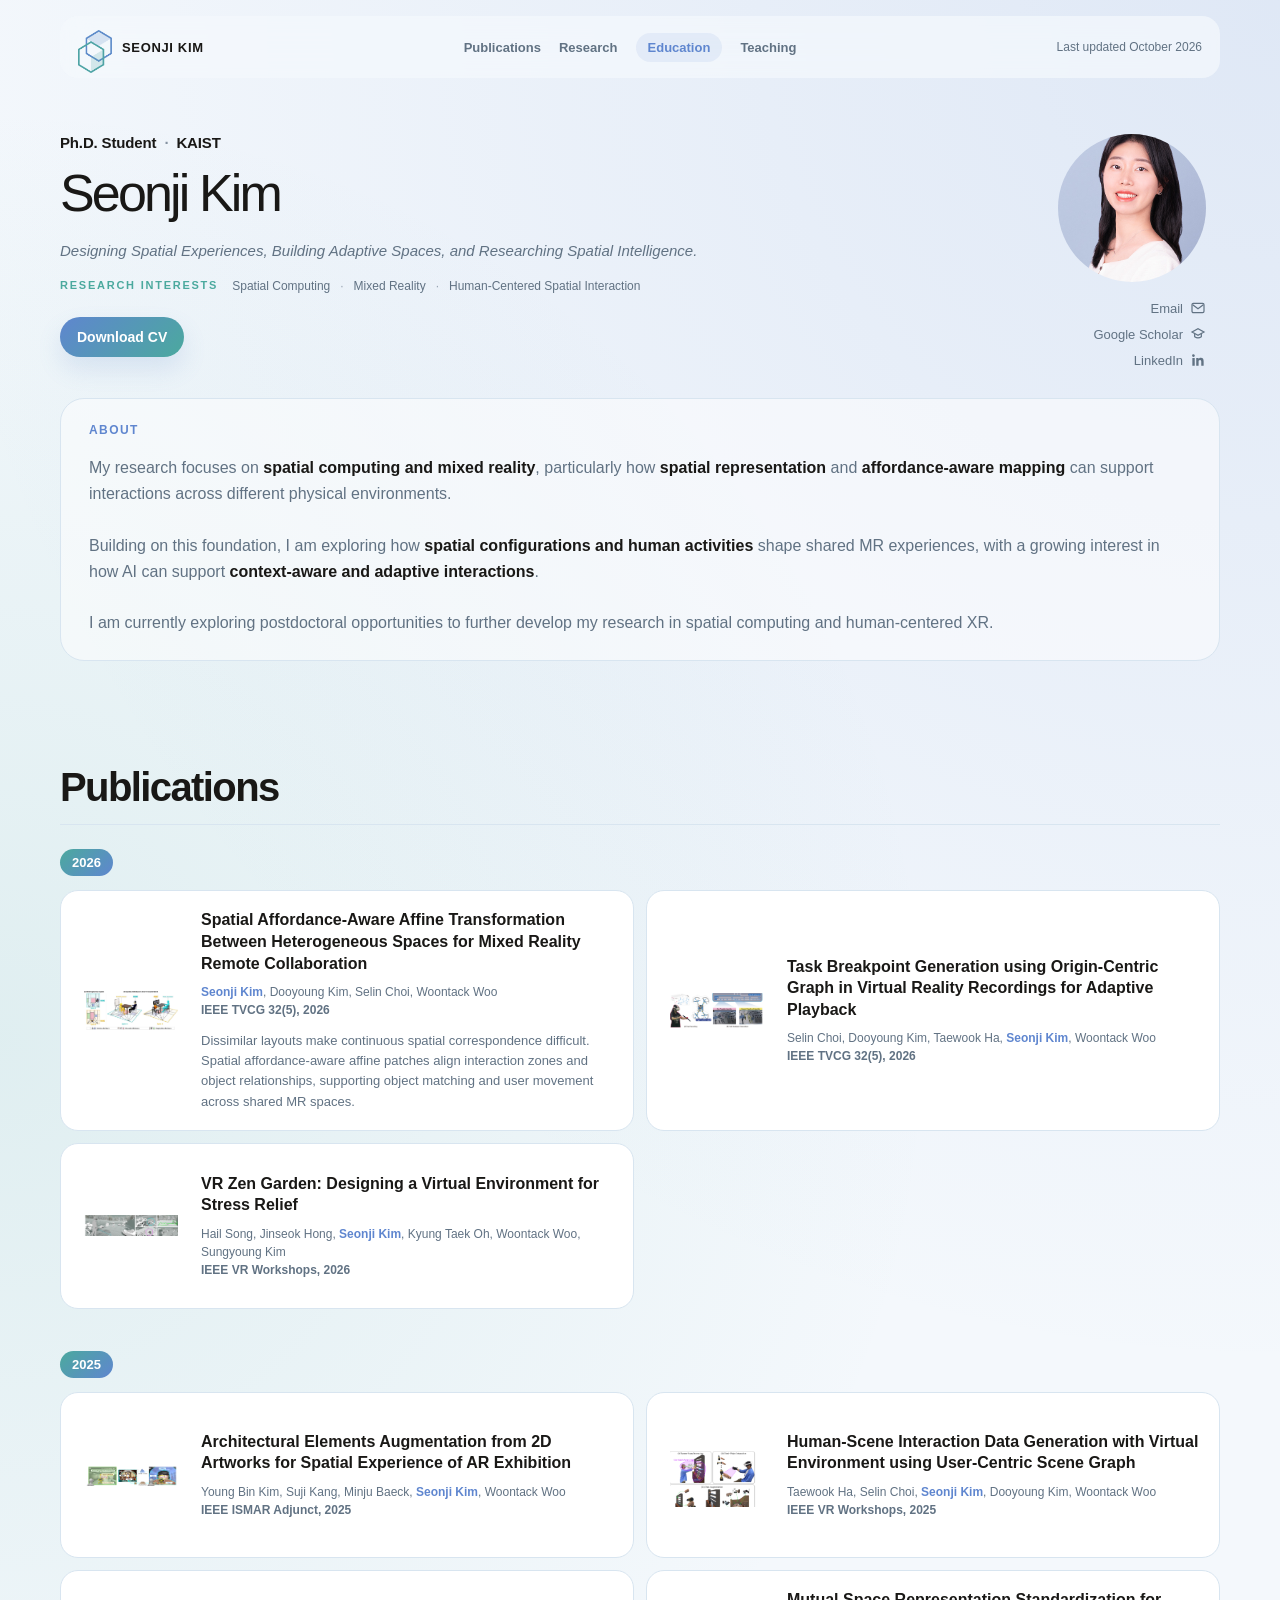
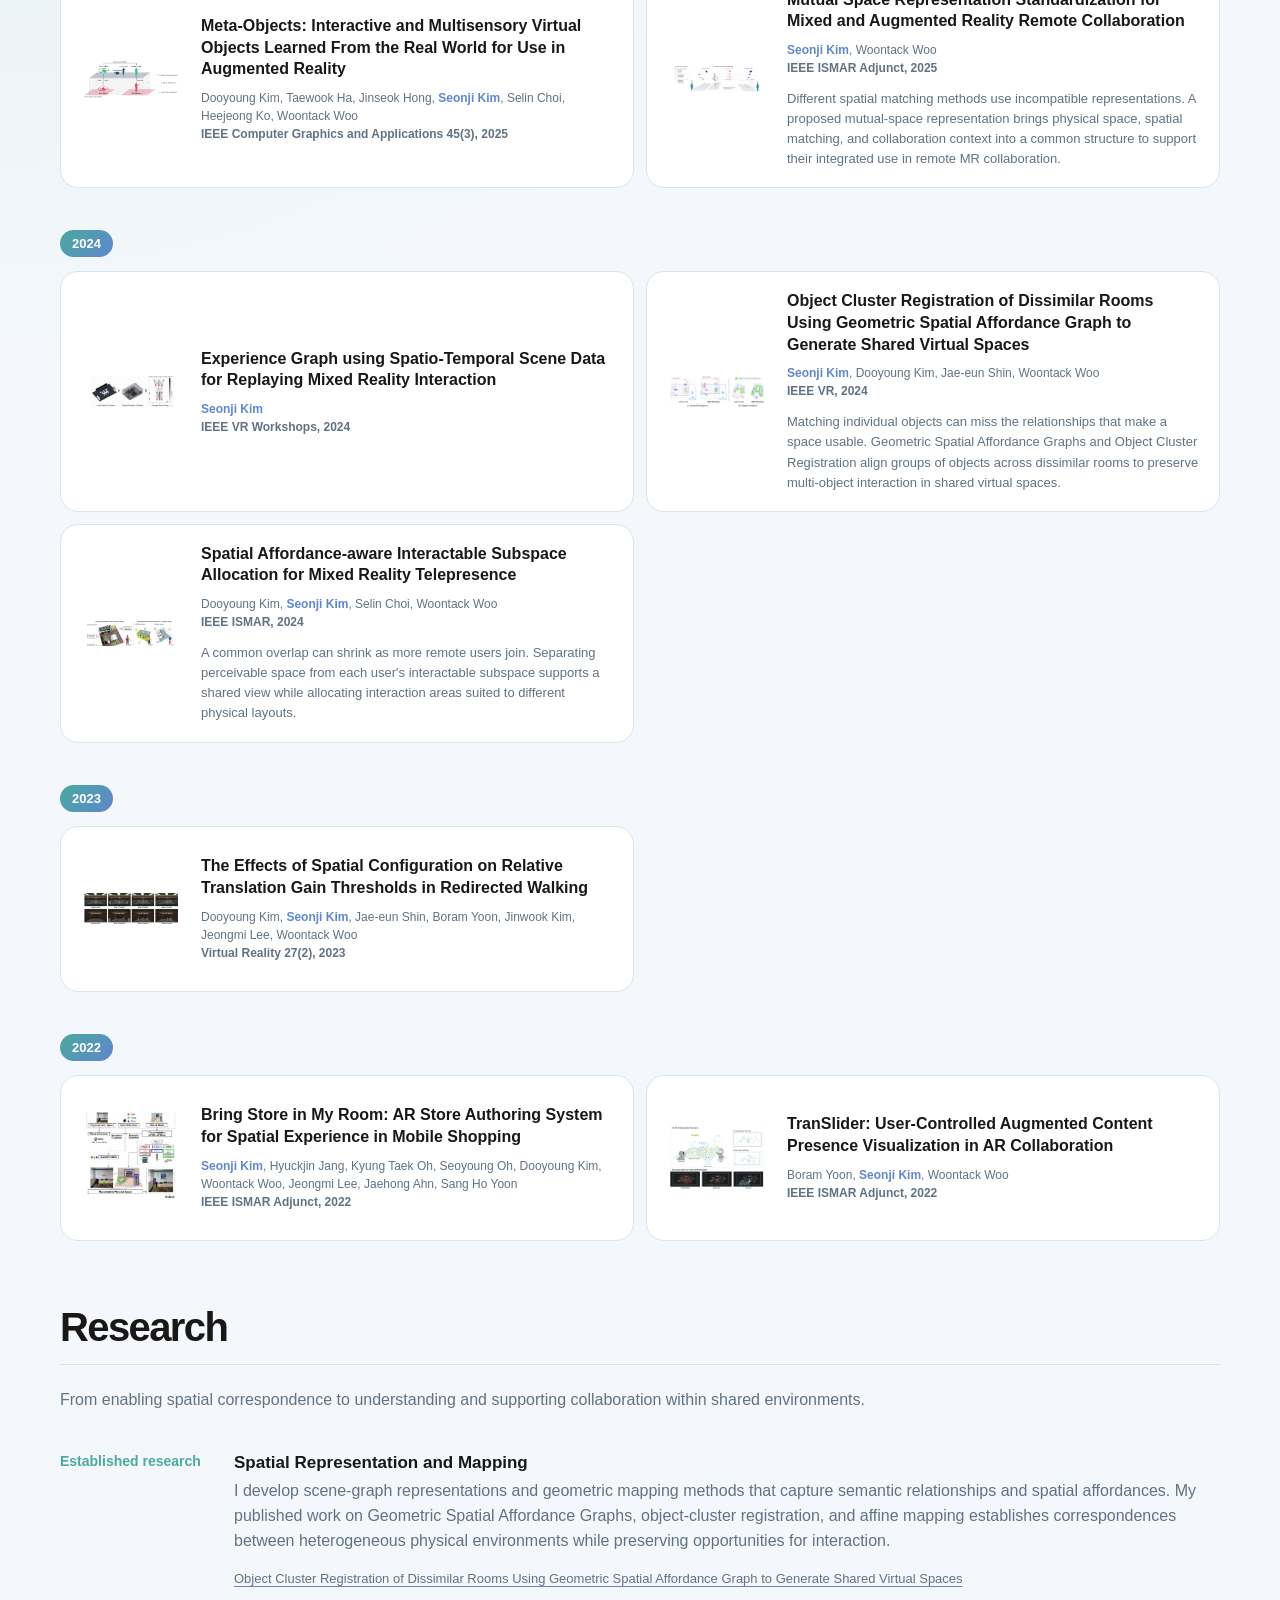
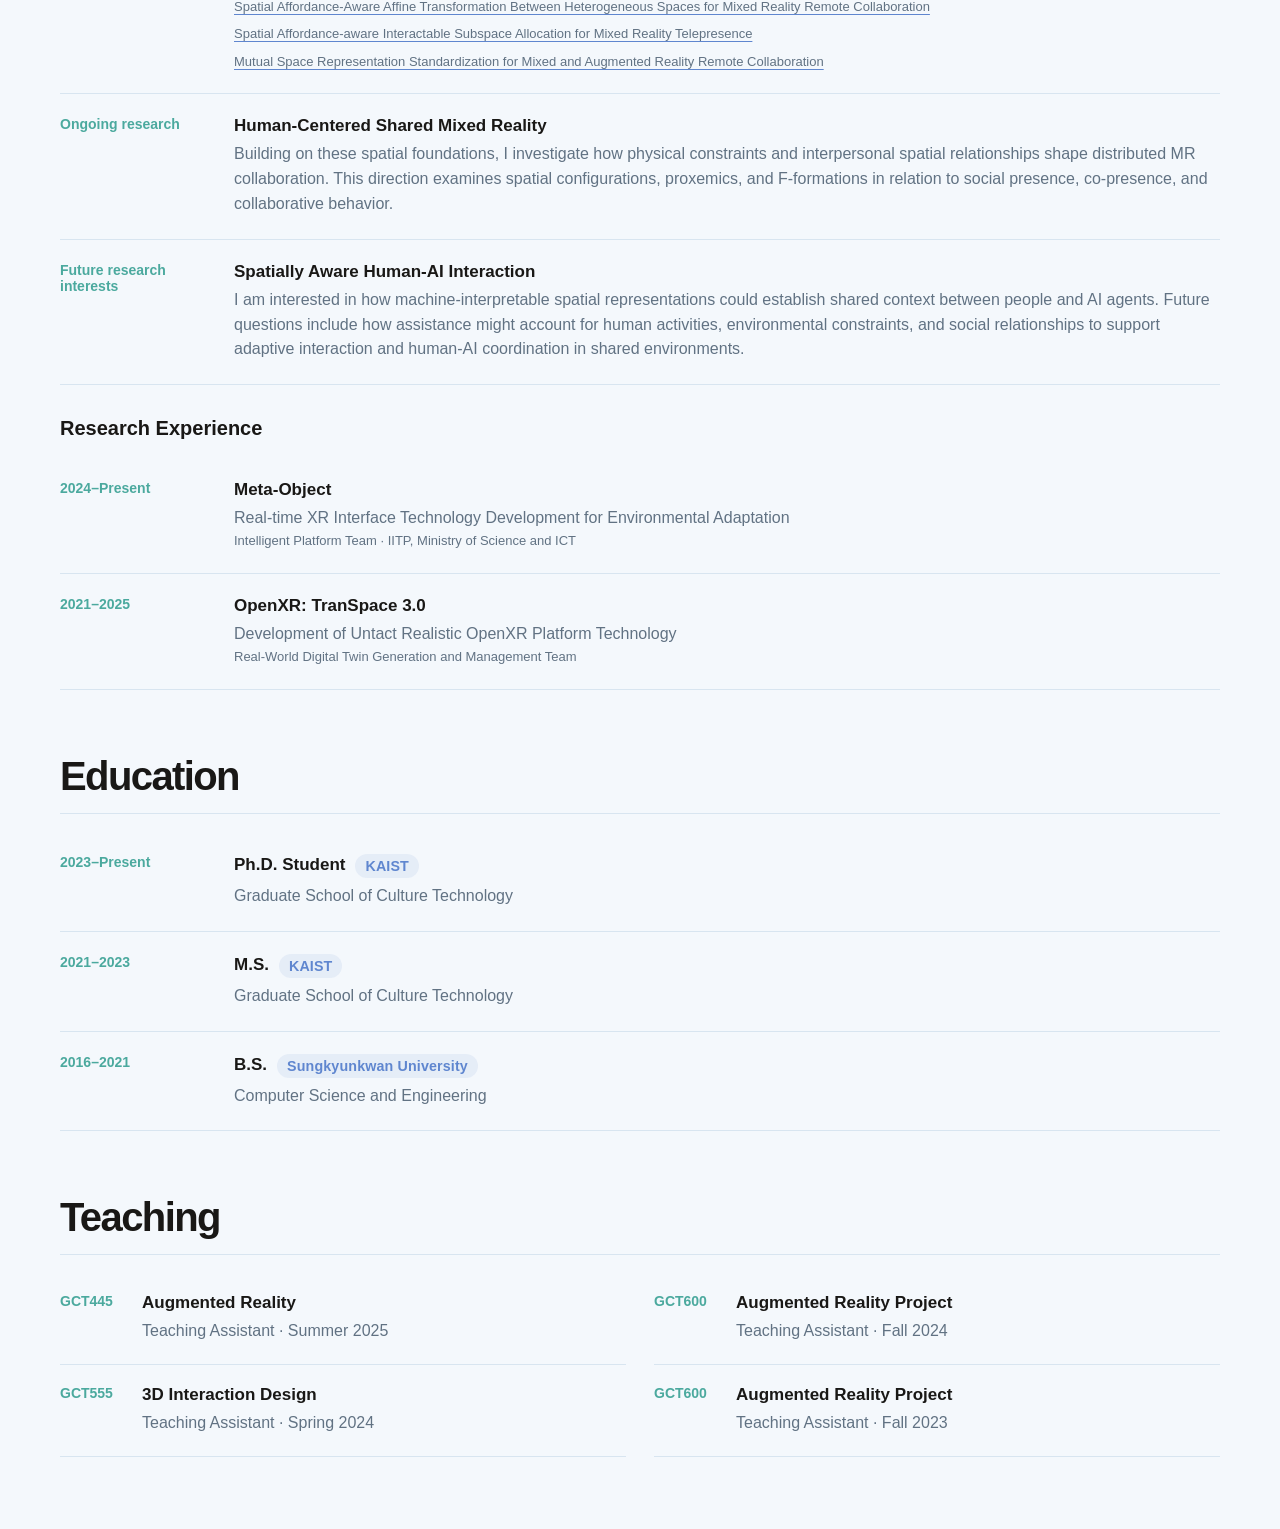
<file: index.html>
<!doctype html>
<html lang="en">
<head>
  <meta charset="utf-8">
  <meta name="viewport" content="width=device-width, initial-scale=1">
  <meta name="description" content="Seonji Kim, Ph.D. student at KAIST. Research on spatial representation, affordance-aware mapping, and human-centered shared mixed reality.">
  <link rel="canonical" href="https://seonjikim.com/">
  <title>Seonji Kim · Academic CV</title>
  <link rel="icon" type="image/png" sizes="256x256" href="assets/favicon-20260722.png?v=20261009a">
  <link rel="apple-touch-icon" href="assets/favicon-20260722.png?v=20261009a">
  <link rel="stylesheet" href="assets/css/style.css?v=20261009a">
</head>
<body class="home-page">
  <main class="site-shell" aria-label="Seonji Kim academic CV">
    <header class="topbar">
      <a class="brand home-link" href="#home" aria-label="Back to top">
        <span class="monogram"><img class="monogram-mark" src="assets/profile-mark-logo-20260722.png?v=20261009a" alt="" aria-hidden="true"></span>
        <span>SEONJI KIM</span>
      </a>
      <nav class="tabs" aria-label="CV sections">
        <a class="tab" href="#publications" data-section-link="publications">Publications</a>
        <a class="tab" href="#research" data-section-link="research">Research</a>
        <a class="tab" href="#education" data-section-link="education">Education</a>
        <a class="tab" href="#teaching" data-section-link="teaching">Teaching</a>
      </nav>
      <div class="site-stamp" id="site-stamp">Last updated October 2026</div>
    </header>

    <section class="panel hero-panel" id="home" aria-label="Seonji Kim profile">
      <div class="hero">
        <div class="hero-copy">
          <div class="meta" id="hero-meta"><span>Loading profile…</span></div>
          <h1 id="hero-name">Seonji Kim</h1>
          <p class="statement" id="hero-statement"><em>Designing Spatial Experiences, Building Adaptive Spaces, and Researching Spatial Intelligence.</em></p>
          <div class="hero-interests">
            <span class="label">Research interests</span>
            <div id="interest-list"></div>
          </div>
          <a class="primary-action" href="assets/cv/Seonji_Kim_CV.pdf?v=20261020e" download>Download CV</a>
        </div>
        <div class="hero-aside">
          <div class="profile-photo"><img src="assets/profile.jpg?v=20261009a" alt="Seonji Kim"></div>
          <div class="social-links" id="social-links"></div>
        </div>
      </div>
      <div class="home-summary">
        <span class="section-kicker">ABOUT</span>
        <p class="about-copy" id="about-copy"></p>
      </div>
    </section>

    <section class="panel content-section" id="publications" aria-label="Publications">
      <div class="heading"><h2>Publications</h2></div>
      <div id="publication-list" class="publication-list" aria-live="polite"><p class="loading">Loading publications…</p></div>
    </section>

    <section class="panel content-section" id="research" aria-label="Research overview and experience">
      <div class="heading"><h2>Research</h2></div>
      <p class="research-vision" id="research-vision"></p>
      <ol class="timeline research-themes" id="research-themes" aria-label="Research themes"></ol>
      <h3 class="research-experience-heading">Research Experience</h3>
      <ul class="timeline" id="research-timeline"></ul>
    </section>

    <section class="panel content-section" id="education" aria-label="Education">
      <div class="heading"><h2>Education</h2></div>
      <ol class="timeline" id="education-timeline"></ol>
    </section>

    <section class="panel content-section" id="teaching" aria-label="Teaching">
      <div class="heading"><h2>Teaching</h2></div>
      <div class="teaching-grid" id="teaching-grid"></div>
    </section>
  </main>
  <script src="assets/js/app.js?v=20261020g" defer></script>
</body>
</html>
</file>
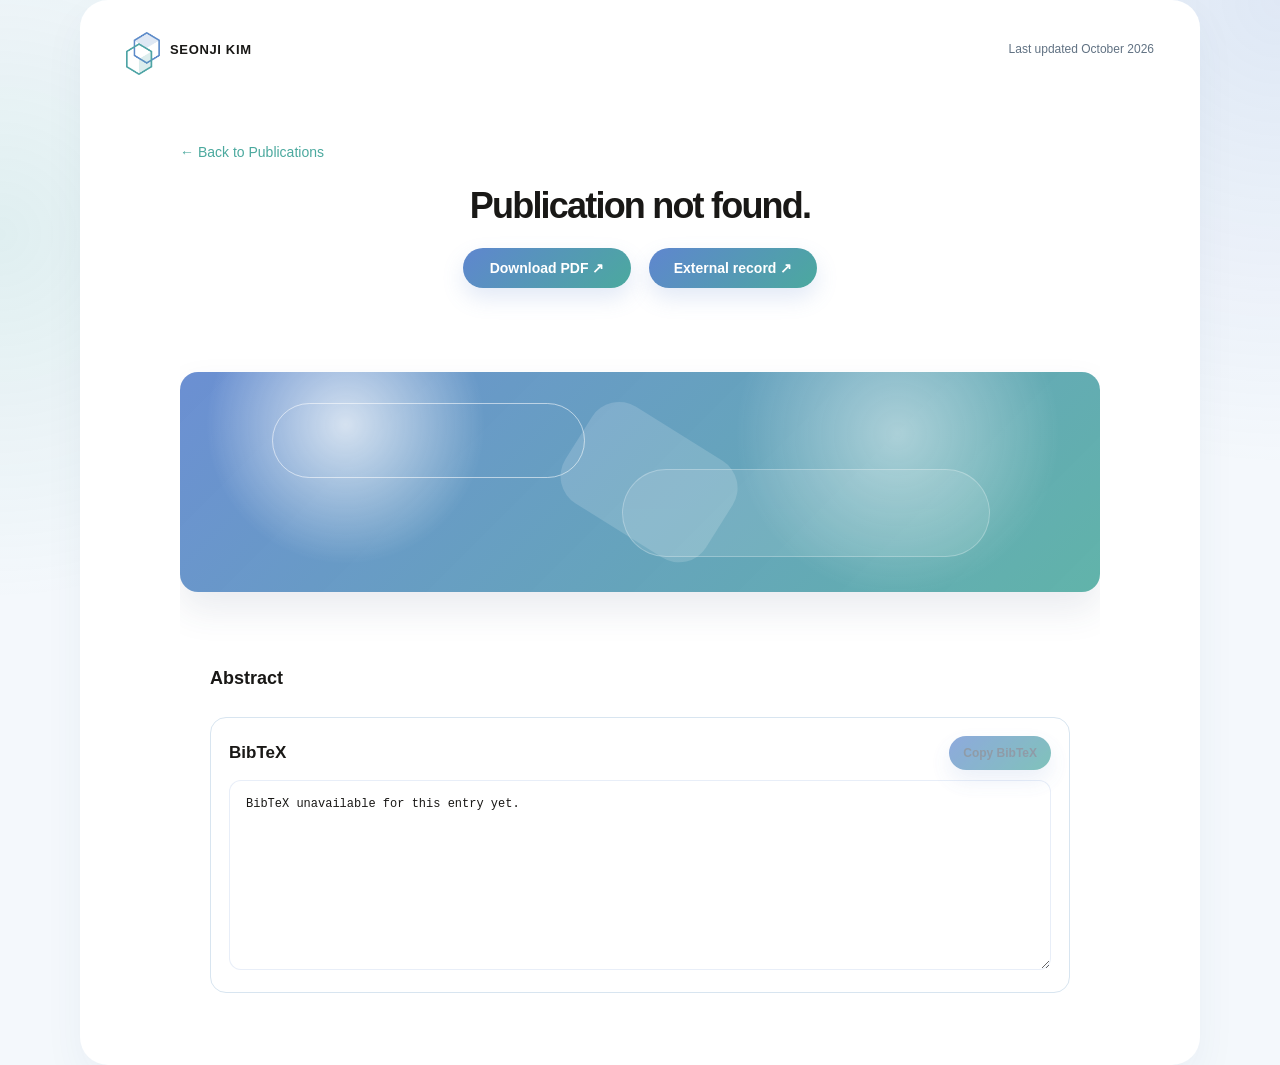
<file: paper.html>
<!doctype html>
<html lang="en">
<head>
  <meta charset="utf-8">
  <meta name="viewport" content="width=device-width, initial-scale=1">
  <meta name="description" content="Publication details for Seonji Kim.">
  <title>Seonji Kim · Publication</title>
  <link rel="icon" type="image/png" sizes="256x256" href="assets/favicon-20260722.png?v=20261009a">
  <link rel="apple-touch-icon" href="assets/favicon-20260722.png?v=20261009a">
  <link rel="stylesheet" href="assets/css/style.css?v=20261009a">
</head>
<body class="paper-page">
  <main class="site-shell paper-page-shell" aria-label="Publication detail">
    <header class="topbar paper-topbar">
      <a class="brand home-link" href="index.html#publications" aria-label="Back to publications">
        <span class="monogram"><img class="monogram-mark" src="assets/profile-mark-logo-20260722.png?v=20261009a" alt="" aria-hidden="true"></span>
        <span>SEONJI KIM</span>
      </a>
      <div class="site-stamp" id="site-stamp">Last updated October 2026</div>
    </header>

    <section class="panel content-section paper-page-section" aria-label="Publication detail">
      <a class="paper-back" href="index.html#publications">← Back to Publications</a>
      <p id="paper-kicker" class="paper-kicker"></p>
      <h1 id="paper-title" class="paper-title"></h1>
      <p id="paper-authors" class="paper-authors"></p>
      <div class="paper-actions">
        <a id="paper-pdf" href="#" target="_blank" rel="noreferrer">Download PDF ↗</a>
        <a id="paper-record" href="#" target="_blank" rel="noreferrer">External record ↗</a>
      </div>
      <div class="paper-figure-stack">
        <div id="paper-figure" class="main-figure"></div>
        <p id="figure-caption" class="figure-caption"></p>
      </div>
      <section class="paper-copy-block" aria-label="Abstract">
        <h2>Abstract</h2>
        <p id="paper-abstract" class="paper-abstract"></p>
      </section>
      <section class="bibtex-card" aria-label="BibTeX citation">
        <div class="bibtex-header">
          <h3>BibTeX</h3>
          <button id="paper-bibtex-copy" class="copy-button" type="button" data-copy-bibtex disabled>Copy BibTeX</button>
        </div>
        <textarea id="paper-bibtex-text" class="paper-bibtex" readonly spellcheck="false">BibTeX will appear here.</textarea>
      </section>
    </section>
  </main>
  <script src="assets/js/paper.js?v=20261009a" defer></script>
</body>
</html>
</file>
<file: assets/css/style.css>
:root {
  --bg: #f4f8fc;
  --fg: #191816;
  --muted: #617283;
  --line: #d8e5f0;
  --soft: #ebf4fb;
  --accent: #5f86cf;
  --accent-soft: #4ba99e;
  color-scheme: light;
  font-family: Inter, ui-sans-serif, -apple-system, BlinkMacSystemFont, "Segoe UI", sans-serif;
}

* { box-sizing: border-box; }

html {
  min-height: 100%;
  background: var(--bg);
  scroll-behavior: smooth;
  scroll-padding-top: 92px;
}

body {
  min-height: 100%;
  margin: 0;
  color: var(--fg);
  background:
    radial-gradient(circle at top right, rgba(95,134,207,.14), transparent 28%),
    radial-gradient(circle at 0% 22%, rgba(75,169,158,.12), transparent 24%),
    var(--bg);
}

body.home-page,
body.paper-page {
  color-scheme: light;
}

a { color: inherit; }

.site-shell {
  width: min(1160px, calc(100% - 36px));
  margin: 0 auto;
  padding: 16px 0 72px;
}

.paper-page-shell {
  padding: 18px 28px 72px;
  border-radius: 28px;
  background: #fff;
  box-shadow: 0 18px 42px rgba(47,73,109,.05);
}

body.paper-page .site-shell {
  width: min(1120px, calc(100% - 36px));
}

.topbar {
  position: sticky;
  top: 12px;
  z-index: 30;
  display: grid;
  grid-template-columns: auto minmax(0, 1fr) auto;
  align-items: center;
  gap: 20px;
  padding: 14px 18px;
  border-radius: 18px;
  background: rgba(244,248,252,.72);
  backdrop-filter: blur(14px);
  box-shadow: none;
}

.paper-topbar {
  background: #fff;
}

.paper-topbar .site-stamp {
  grid-column: 3;
  justify-self: end;
}

.brand {
  display: inline-flex;
  align-items: center;
  gap: 10px;
  min-width: max-content;
  color: inherit;
  font-size: 13px;
  font-weight: 700;
  letter-spacing: .05em;
  text-decoration: none;
}

.monogram {
  display: grid;
  place-items: center;
  width: 34px;
  height: 34px;
  overflow: visible;
  border-radius: 0;
  background: transparent;
}

.monogram-mark {
  display: block;
  width: 100%;
  height: 100%;
  object-fit: contain;
  filter: none;
}

.tabs {
  display: flex;
  align-items: center;
  justify-content: center;
  gap: 18px;
  overflow-x: auto;
  scrollbar-width: none;
}

.tabs::-webkit-scrollbar { display: none; }

.tab {
  position: relative;
  flex: none;
  padding: 7px 0;
  color: var(--muted);
  font-size: 13px;
  font-weight: 560;
  text-decoration: none;
  white-space: nowrap;
}

.tab:hover,
.tab[aria-current="true"] {
  color: var(--fg);
}

.tab[aria-current="true"]::after {
  content: none;
}

.tab[aria-current="true"] {
  padding: 7px 12px;
  border-radius: 999px;
  color: var(--accent);
  background: rgba(95,134,207,.1);
}

.site-stamp {
  color: var(--muted);
  font-size: 12px;
  white-space: nowrap;
}

.panel {
  scroll-margin-top: 96px;
}

.hero-panel {
  padding: 56px 0 40px;
}

.hero {
  display: grid;
  grid-template-columns: minmax(0, 720px) 190px;
  justify-content: space-between;
  gap: clamp(40px, 6vw, 96px);
  align-items: start;
}

.meta {
  display: flex;
  flex-wrap: wrap;
  gap: 8px;
  margin-bottom: 16px;
  color: var(--fg);
  font-size: 15px;
  font-weight: 620;
  letter-spacing: -.01em;
}

.meta-item {
  color: var(--fg);
}

.meta-divider {
  color: color-mix(in srgb, var(--muted) 75%, transparent);
}

h1 {
  max-width: 620px;
  margin: 0;
  font-size: clamp(33px, 5.2vw, 52px);
  line-height: 1.02;
  letter-spacing: -.055em;
  font-weight: 540;
}

.statement {
  max-width: 780px;
  margin: 20px 0 0;
  color: var(--muted);
  font-size: clamp(13px, 1.2vw, 15px);
  line-height: 1.5;
}

.statement strong,
.about-copy strong {
  color: var(--fg);
  font-weight: 700;
}

.statement em {
  font-style: italic;
}

.hero-introduction {
  max-width: 70ch;
  margin: 14px 0 0;
  color: var(--muted);
  font-size: 14px;
  line-height: 1.65;
}

.research-vision {
  margin: 22px 0 0;
  color: var(--muted);
  line-height: 1.65;
}

.research-experience-heading {
  margin: 32px 0 0;
  font-size: 20px;
  font-weight: 650;
}

.research-paper-links {
  display: grid;
  gap: 8px;
  margin-top: 16px;
  font-size: 13px;
  line-height: 1.5;
}

.research-paper-links a {
  color: var(--muted);
  text-decoration-color: var(--accent);
  text-underline-offset: 3px;
}

.research-paper-links a:hover { color: var(--accent); }

.publication-summary {
  display: block;
  margin-top: 12px;
  color: var(--muted);
  font-size: 13px;
  line-height: 1.55;
}

.hero-interests {
  display: grid;
  grid-template-columns: auto minmax(0, 1fr);
  gap: 14px;
  align-items: center;
  max-width: 860px;
  margin-top: 16px;
}

.hero-interests .label {
  display: inline-flex;
  align-items: center;
  color: var(--accent-soft);
  font-size: 11px;
  font-weight: 700;
  letter-spacing: .16em;
  line-height: 1;
  text-transform: uppercase;
  white-space: nowrap;
}

.hero-interests #interest-list {
  display: flex;
  align-items: center;
  flex-wrap: wrap;
  gap: 6px 10px;
  min-width: 0;
}

.hero-interests #interest-list > span {
  color: var(--muted);
  font-size: 12px;
  line-height: 1.2;
  white-space: nowrap;
}

.hero-interests #interest-list > span:not(:last-child)::after {
  content: "·";
  margin-left: 10px;
  color: color-mix(in srgb, var(--muted) 60%, transparent);
}

.primary-action {
  display: inline-flex;
  margin-top: 24px;
  padding: 12px 17px;
  border-radius: 999px;
  color: #fff;
  background: linear-gradient(135deg, var(--accent), var(--accent-soft));
  font-size: 14px;
  font-weight: 650;
  text-decoration: none;
  box-shadow: 0 12px 24px rgba(95,134,207,.16);
}

.primary-action:hover { opacity: .92; }

.social-links {
  display: flex;
  flex-direction: column;
  width: 100%;
  align-items: flex-end;
  gap: 10px;
  margin-top: 18px;
  text-align: right;
}

.social-links a {
  display: inline-flex;
  flex-direction: row-reverse;
  align-items: center;
  gap: 7px;
  color: var(--muted);
  font-size: 13px;
  text-decoration: none;
}

.social-links a:hover { color: var(--accent); }

.social-links svg {
  width: 16px;
  height: 16px;
}

.profile-photo {
  position: relative;
  width: min(100%, 148px);
  aspect-ratio: 1 / 1;
  justify-self: end;
  overflow: hidden;
  border-radius: 50%;
  box-shadow: none;
  background: transparent;
}

.profile-photo > img {
  width: 100%;
  height: 100%;
  object-fit: cover;
  object-position: center center;
}

.profile-photo > span {
  position: absolute;
  inset: auto 12px 12px;
  padding: 8px 10px;
  border-radius: 999px;
  color: var(--fg);
  background: rgba(244,248,252,.92);
  font-size: 12px;
  text-align: center;
}

.profile-photo > img:not([hidden]) + span { display: none; }

.hero-aside {
  display: flex;
  flex-direction: column;
  align-items: flex-end;
  width: 176px;
}

.home-summary {
  display: grid;
  gap: 18px;
  margin-top: 30px;
  padding: 24px 28px;
  border: 1px solid var(--line);
  border-radius: 24px;
  background: rgba(255,255,255,.52);
}

.section-kicker {
  color: var(--accent);
  font-size: 12px;
  font-weight: 700;
  letter-spacing: .12em;
}

.about-copy {
  margin: 0;
  color: var(--muted);
  font-size: clamp(14px, 1.55vw, 16px);
  line-height: 1.62;
}

.about-copy a {
  color: inherit;
  text-decoration: underline;
  text-decoration-thickness: 1px;
  text-underline-offset: 4px;
}

.interests {
  display: grid;
  grid-template-columns: 128px minmax(0,1fr);
  gap: 18px;
  padding-top: 14px;
  border-top: 1px solid var(--line);
}

.label {
  color: var(--accent-soft);
  font-size: 11px;
  font-weight: 700;
  letter-spacing: .08em;
}

.interests > div {
  display: flex;
  flex-wrap: nowrap;
  gap: 0 16px;
  overflow-x: auto;
  white-space: nowrap;
  scrollbar-width: none;
}

.interests > div::-webkit-scrollbar { display: none; }

.interests > div span {
  position: relative;
  font-size: 13px;
  font-weight: 560;
}

.interests > div span:not(:last-child)::after {
  content: "·";
  position: absolute;
  right: -12px;
  color: var(--accent);
}

.content-section {
  padding-top: 64px;
}

.heading {
  padding-bottom: 14px;
  border-bottom: 1px solid var(--line);
}

.heading h2 {
  margin: 0;
  font-size: clamp(28px, 4vw, 40px);
  font-weight: 560;
  letter-spacing: -.04em;
}

.publication-list { display: grid; gap: 18px; }
.loading { color: var(--muted); }

.year-group { padding-top: 24px; }

.year-group h3 {
  display: inline-flex;
  align-items: center;
  margin: 0;
  padding: 6px 12px;
  border-radius: 999px;
  color: #fff;
  background: linear-gradient(135deg, var(--accent-soft), var(--accent));
  font-size: 13px;
  font-weight: 700;
}

.publication-grid {
  display: grid;
  grid-template-columns: repeat(2, minmax(0,1fr));
  gap: 12px;
  padding-top: 14px;
}

.publication-card {
  display: grid;
  grid-template-columns: 104px minmax(0,1fr);
  gap: 18px;
  align-items: center;
  min-height: 166px;
  padding: 18px;
  border: 1px solid var(--line);
  border-radius: 18px;
  color: var(--fg);
  background: #fff;
  text-decoration: none;
  transition: .18s ease;
}

.publication-card:hover,
.publication-card:focus-visible {
  border-color: rgba(95,134,207,.28);
  background: #fff;
  transform: translateY(-2px);
  box-shadow: 0 14px 28px rgba(47,73,109,.08);
  outline: none;
}

.publication-visual {
  display: grid;
  place-items: center;
  width: 104px;
  height: 104px;
  overflow: hidden;
  border-radius: 14px;
  background: #fff;
}

.publication-visual img {
  width: auto;
  height: auto;
  max-width: 90%;
  max-height: 90%;
  object-fit: contain;
}

.figure-placeholder {
  display: grid;
  gap: 6px;
  place-items: center;
  width: 100%;
  height: 100%;
  padding: 18px;
  color: var(--muted);
  text-align: center;
  line-height: 1.35;
}

.figure-placeholder strong {
  color: var(--fg);
  font-size: 14px;
  font-weight: 650;
}

.figure-placeholder span { font-size: 12px; }

.figure-placeholder.compact {
  padding: 12px;
}

.figure-placeholder.compact strong { font-size: 12px; }
.figure-placeholder.compact span { font-size: 11px; }

.publication-title {
  display: block;
  margin-bottom: 9px;
  font-weight: 650;
  line-height: 1.35;
}

.publication-authors,
.publication-venue {
  display: block;
  color: var(--muted);
  font-size: 12px;
  line-height: 1.5;
}

.publication-venue,
.paper-kicker {
  font-weight: 700;
}

.publication-authors strong { color: var(--accent); }

.paper-section {
  margin-top: 24px;
  padding: 28px 0 0;
  border: 0;
  border-radius: 0;
  background: #fff;
}

.paper-back {
  display: flex;
  justify-content: flex-start;
  width: min(100%, 920px);
  margin: 0 auto 26px;
  color: var(--accent-soft);
  font-size: 14px;
  text-decoration: none;
}

.paper-back:hover { color: var(--accent); }

.paper-kicker {
  max-width: 860px;
  margin: 0 auto 12px;
  color: var(--muted);
  font-size: 13px;
  text-align: center;
}

.paper-title {
  max-width: 950px;
  margin: 0 auto;
  font-size: clamp(24px, 3.6vw, 36px);
  line-height: 1.12;
  letter-spacing: -.05em;
  font-weight: 560;
  text-align: center;
}

.paper-authors {
  max-width: 920px;
  margin: 18px auto 0;
  color: var(--muted);
  line-height: 1.6;
  text-align: center;
}

.paper-authors strong,
.timeline h3 { color: var(--fg); }

.paper-actions {
  display: flex;
  flex-wrap: wrap;
  justify-content: center;
  gap: 18px;
  margin: 22px auto 0;
  font-size: 14px;
}

.paper-actions a {
  display: inline-flex;
  align-items: center;
  justify-content: center;
  min-width: 168px;
  padding: 12px 18px;
  border: 0;
  border-radius: 999px;
  color: #fff;
  background: linear-gradient(135deg, var(--accent), var(--accent-soft));
  box-shadow: 0 10px 22px rgba(95,134,207,.18);
  font-weight: 650;
  text-decoration: none;
  transition: .18s ease;
}

.paper-actions a:hover,
.paper-actions a:focus-visible {
  transform: translateY(-1px);
  box-shadow: 0 14px 26px rgba(95,134,207,.22);
  outline: none;
}

.paper-figure-stack {
  max-width: 920px;
  margin: 34px auto 0;
}

.paper-copy-block {
  max-width: 860px;
  margin: 26px auto 0;
}

.paper-copy-block h2 {
  margin: 0 0 12px;
  font-size: 18px;
  font-weight: 650;
}

.paper-abstract {
  margin: 0;
  color: var(--muted);
  line-height: 1.82;
}

.bibtex-card {
  max-width: 860px;
  margin: 28px auto 0;
  padding: 18px;
  border: 1px solid var(--line);
  border-radius: 16px;
  background: #fff;
}

.bibtex-header {
  display: flex;
  align-items: center;
  justify-content: space-between;
  gap: 16px;
  margin-bottom: 10px;
}

.bibtex-header h3 {
  margin: 0;
  font-size: 17px;
}

.copy-button {
  display: inline-flex;
  align-items: center;
  justify-content: center;
  padding: 10px 14px;
  border: 0;
  border-radius: 999px;
  color: #fff;
  background: linear-gradient(135deg, var(--accent), var(--accent-soft));
  box-shadow: 0 10px 22px rgba(95,134,207,.18);
  font: inherit;
  font-size: 12px;
  font-weight: 700;
  cursor: pointer;
  transition: .18s ease;
}

.copy-button:hover:not(:disabled) {
  transform: translateY(-1px);
  box-shadow: 0 14px 26px rgba(95,134,207,.22);
}

.copy-button:disabled {
  color: var(--muted);
  cursor: not-allowed;
  opacity: .7;
}

.paper-bibtex {
  width: 100%;
  min-height: 190px;
  margin: 0;
  padding: 14px 16px;
  overflow: auto;
  border: 1px solid rgba(95,134,207,.14);
  border-radius: 12px;
  background: #fff;
  color: var(--fg);
  font-family: ui-monospace, SFMono-Regular, Menlo, Monaco, Consolas, "Liberation Mono", monospace;
  font-size: 12px;
  line-height: 1.62;
  white-space: pre;
  resize: vertical;
  outline: none;
}

.main-figure {
  display: grid;
  place-items: center;
  min-height: 320px;
  overflow: hidden;
  border: 0;
  border-radius: 0;
  background: #fff;
}

.main-figure img {
  width: auto;
  height: auto;
  max-width: min(100%, 880px);
  max-height: 620px;
  object-fit: contain;
  border-radius: 0;
  box-shadow: none;
}

.figure-caption {
  max-width: 860px;
  margin: 14px 0 0;
  color: var(--muted);
  font-size: 12px;
  line-height: 1.6;
}

.abstract-visual {
  position: relative;
  display: block;
  width: 100%;
  min-height: 220px;
  overflow: hidden;
  border-radius: 18px;
  background:
    radial-gradient(circle at 18% 24%, rgba(255,255,255,.72), transparent 18%),
    radial-gradient(circle at 78% 28%, rgba(255,255,255,.46), transparent 22%),
    linear-gradient(135deg, rgba(95,134,207,.92), rgba(75,169,158,.88));
  box-shadow: 0 18px 36px rgba(47,73,109,.1);
}

.abstract-visual > span {
  position: absolute;
  border-radius: 999px;
  opacity: .88;
}

.abstract-visual > span:nth-child(1) {
  top: 14%;
  left: 10%;
  width: 34%;
  height: 34%;
  border: 1.5px solid rgba(255,255,255,.64);
}

.abstract-visual > span:nth-child(2) {
  right: 12%;
  bottom: 16%;
  width: 40%;
  height: 40%;
  background: rgba(255,255,255,.12);
  border: 1px solid rgba(255,255,255,.3);
}

.abstract-visual > span:nth-child(3) {
  left: 42%;
  top: 24%;
  width: 18%;
  height: 52%;
  border-radius: 32px;
  background: rgba(255,255,255,.18);
  transform: rotate(32deg);
}

.abstract-visual--graph {
  background:
    linear-gradient(135deg, rgba(95,134,207,.96), rgba(84,114,191,.9));
}

.abstract-visual--graph > span:nth-child(1) {
  width: 40%;
  height: 2px;
  top: 28%;
  left: 14%;
  border: 0;
  background: rgba(255,255,255,.72);
  box-shadow: 0 50px 0 rgba(255,255,255,.52);
}

.abstract-visual--graph > span:nth-child(2) {
  width: 14px;
  height: 14px;
  top: 24%;
  right: 18%;
  background: #fff;
}

.abstract-visual--graph > span:nth-child(3) {
  width: 18px;
  height: 18px;
  left: 34%;
  top: 48%;
  background: rgba(255,255,255,.92);
  transform: none;
}

.abstract-visual--environment,
.abstract-visual--collaboration,
.abstract-visual--spaces {
  background:
    radial-gradient(circle at 22% 28%, rgba(255,255,255,.64), transparent 18%),
    linear-gradient(140deg, rgba(75,169,158,.92), rgba(95,134,207,.86));
}

.abstract-visual--walking {
  background:
    linear-gradient(135deg, rgba(75,169,158,.9), rgba(95,134,207,.95));
}

.abstract-visual--walking > span:nth-child(1),
.abstract-visual--walking > span:nth-child(2) {
  border-radius: 24px;
  background: rgba(255,255,255,.18);
  border: 0;
}

.abstract-visual--walking > span:nth-child(1) {
  width: 18%;
  height: 62%;
  left: 24%;
  top: 18%;
  transform: skewX(-16deg);
}

.abstract-visual--walking > span:nth-child(2) {
  width: 18%;
  height: 62%;
  left: 52%;
  top: 18%;
  transform: skewX(-16deg);
}

.abstract-visual--walking > span:nth-child(3) {
  width: 52%;
  height: 2px;
  left: 24%;
  top: 50%;
  background: rgba(255,255,255,.62);
  border-radius: 999px;
  transform: none;
}

.timeline {
  margin: 0;
  padding: 18px 0 0;
  list-style: none;
}

.timeline li {
  display: grid;
  grid-template-columns: 150px minmax(0,1fr);
  gap: 24px;
  padding: 22px 0;
  border-bottom: 1px solid var(--line);
}

.timeline li > span,
.teaching-grid > div > span {
  color: var(--accent-soft);
  font-size: 14px;
  font-weight: 650;
  font-variant-numeric: tabular-nums;
}

.timeline h3,
.teaching-grid h3 {
  margin: 0 0 6px;
  font-size: 17px;
  font-weight: 650;
}

.entry-title-primary,
.entry-title-affiliation {
  display: inline-flex;
  align-items: center;
}

.entry-title-affiliation {
  margin-left: 10px;
  padding: 4px 10px;
  border-radius: 999px;
  color: var(--accent);
  background: rgba(95,134,207,.1);
  font-size: .84em;
  font-weight: 620;
  letter-spacing: .01em;
  vertical-align: middle;
}

.timeline p,
.teaching-grid p {
  margin: 0;
  color: var(--muted);
  line-height: 1.55;
}

.small { font-size: 13px; }

.teaching-grid {
  display: grid;
  grid-template-columns: repeat(2,minmax(0,1fr));
  gap: 0 28px;
  padding-top: 18px;
}

.teaching-grid > div {
  display: grid;
  grid-template-columns: 68px minmax(0,1fr);
  gap: 14px;
  padding: 20px 0;
  border-bottom: 1px solid var(--line);
}

.notice {
  padding: 18px;
  border: 1px solid var(--line);
  border-radius: 10px;
  color: var(--muted);
}

@media (max-width: 820px) {
  .site-shell {
    width: min(100% - 24px, 1160px);
    padding-top: 12px;
  }

  .paper-page-shell {
    padding: 16px 18px 56px;
    border-radius: 22px;
  }

  .topbar {
    grid-template-columns: 1fr;
    align-items: start;
    gap: 10px;
  }

  .paper-topbar .site-stamp {
    grid-column: auto;
    justify-self: start;
  }

  .tabs {
    justify-content: flex-start;
    width: 100%;
  }

  .tab[aria-current="true"]::after { bottom: -11px; }
  .hero { grid-template-columns: 1fr; }
  .hero-aside {
    grid-row: 1;
    align-items: center;
    width: auto;
  }
  .profile-photo { width: min(58vw, 170px); justify-self: center; }
  .social-links {
    align-items: center;
    text-align: center;
  }
  .hero-interests {
    grid-template-columns: 1fr;
    gap: 10px;
  }
  .hero-interests #interest-list {
    gap: 6px 10px;
  }
  .home-summary,
  .publication-grid,
  .teaching-grid {
    grid-template-columns: 1fr;
  }

  .interests {
    grid-template-columns: 1fr;
    gap: 12px;
  }

  .timeline li {
    grid-template-columns: 104px minmax(0,1fr);
    gap: 16px;
  }

  .entry-title-affiliation {
    display: inline-flex;
    margin-top: 8px;
    margin-left: 0;
  }
}

@media (max-width: 520px) {
  .brand > span:last-child { font-size: 12px; }
  .site-stamp { font-size: 11px; }
  .publication-card {
    grid-template-columns: 78px minmax(0,1fr);
    min-height: 136px;
    padding: 14px;
  }

  .publication-visual {
    width: 78px;
    height: 78px;
  }

  .paper-section { padding: 20px 0 0; }
  .bibtex-header { align-items: flex-start; flex-direction: column; }
  .abstract-visual { min-height: 180px; }
}
</file>
